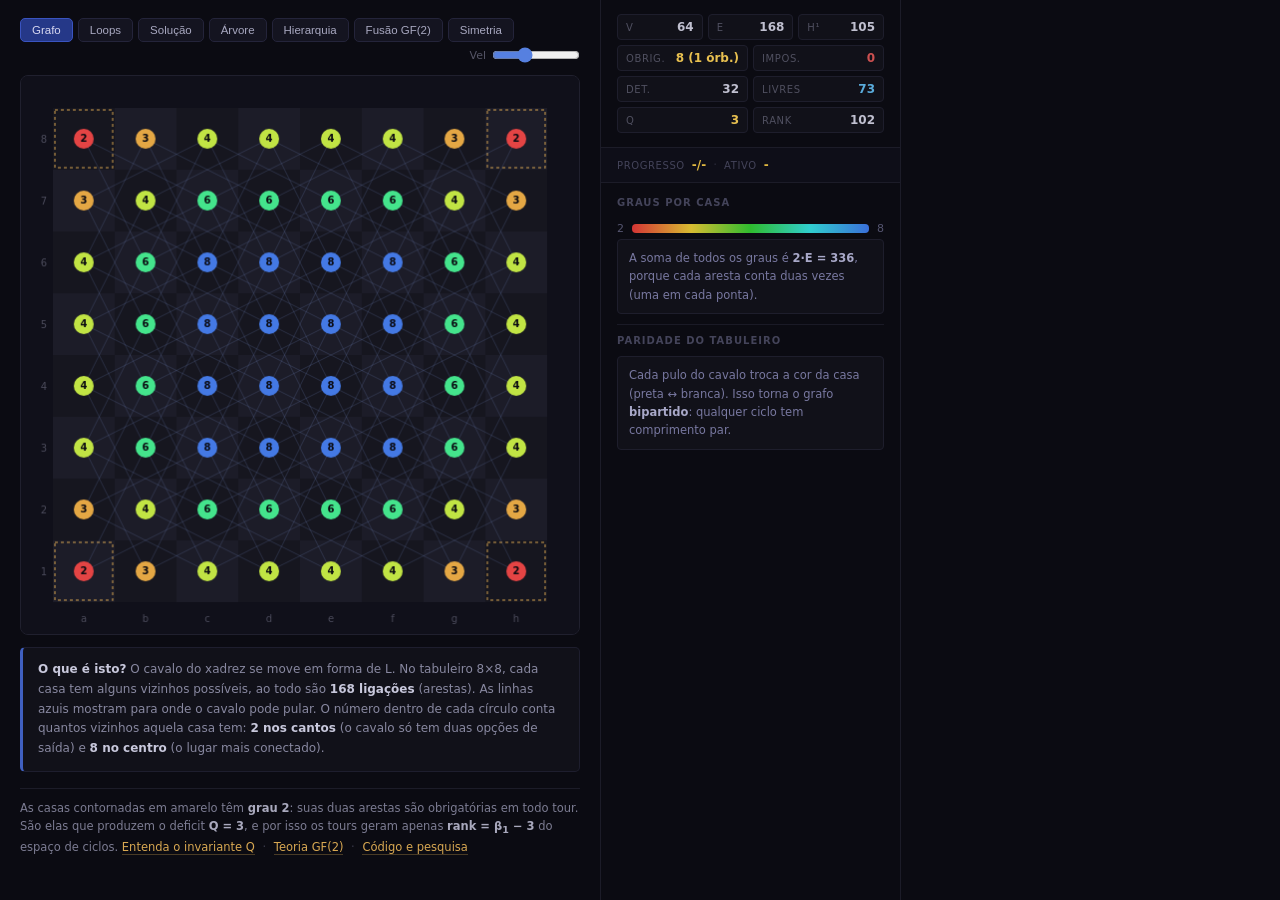
<file: index.html>
<!DOCTYPE html>
<html lang="pt-BR">
<head>
  <meta charset="utf-8">
  <meta name="viewport" content="width=device-width, initial-scale=1">
  <title>Cavalo 8×8 · Explorador</title>
  <link rel="stylesheet" href="./css/styles.css">
</head>
<body>

<!-- Col 1: tabuleiro -->
<div id="board-col">
  <div id="controls">
    <div id="speed-wrap">
      <span>Vel</span>
      <input type="range" id="speed" min="1" max="100" value="35">
    </div>
  </div>
  <canvas id="canvas" width="560" height="560"></canvas>
  <div id="board-note" class="board-note"></div>
  <footer id="ctx-note">
    As casas contornadas em amarelo têm <b>grau 2</b>: suas duas arestas são
    obrigatórias em todo tour. São elas que produzem o deficit
    <b>Q&nbsp;=&nbsp;3</b>, e por isso os tours geram apenas
    <b>rank&nbsp;=&nbsp;&beta;<sub>1</sub>&nbsp;&minus;&nbsp;3</b> do espaço de ciclos.
    <a href="https://github.com/matheus-fsc/KnightMove/wiki/Invariante-Q" target="_blank" rel="noopener">Entenda o invariante Q</a>
    <span class="sep">·</span>
    <a href="https://github.com/matheus-fsc/KnightMove/wiki/Teoria-GF2" target="_blank" rel="noopener">Teoria GF(2)</a>
    <span class="sep">·</span>
    <a href="https://github.com/matheus-fsc/KnightMove" target="_blank" rel="noopener">Código e pesquisa</a>
  </footer>
</div>

<!-- Col 2: painel de informações do modo -->
<div id="info-col">
  <section id="global-stats">
    <div class="gs-row">
      <div class="gs-item"><span class="gs-label">V</span><span id="s-v" class="gs-val">-</span></div>
      <div class="gs-item"><span class="gs-label">E</span><span id="s-e" class="gs-val">-</span></div>
      <div class="gs-item"><span class="gs-label">H¹</span><span id="s-h" class="gs-val">-</span></div>
    </div>
    <div class="gs-row">
      <div class="gs-item"><span class="gs-label">Obrig.</span><span id="s-mand" class="gs-val gold">-</span></div>
      <div class="gs-item"><span class="gs-label">Impos.</span><span id="s-forb" class="gs-val red">-</span></div>
    </div>
    <div class="gs-row">
      <div class="gs-item"><span class="gs-label">Det.</span><span id="s-det" class="gs-val">&mdash;</span></div>
      <div class="gs-item"><span class="gs-label">Livres</span><span id="s-livres" class="gs-val blue">&mdash;</span></div>
    </div>
    <div class="gs-row">
      <div class="gs-item" title="Deficit: dimensoes do espaco de ciclos que os tours nao alcancam">
        <span class="gs-label">Q</span><span id="s-q" class="gs-val gold">&mdash;</span>
      </div>
      <div class="gs-item" title="Dimensao do espaco gerado pelos tours: beta_1 menos Q">
        <span class="gs-label">rank</span><span id="s-rank" class="gs-val">&mdash;</span>
      </div>
    </div>
  </section>

  <div class="mode-meta">
    <span class="meta-label">Progresso</span>
    <span class="stat-value" id="s-p">-</span>
    <span class="meta-sep">·</span>
    <span class="meta-label">Ativo</span>
    <span class="stat-value" id="s-active">-</span>
  </div>

  <div id="mode-panel"></div>
</div>

<!-- Col 3: árvore de loops (só Simetria) -->
<div id="tree-col">
  <div class="tree-col-header">Árvore de Loops</div>
  <div id="tree-controls">
    <button id="btn-tree-next">Próximo ▶</button>
    <button id="btn-tree-reset">Reset</button>
    <button id="btn-tree-auto">Auto ▶▶</button>
    <div id="counter">
      <b id="c-tested">0</b>/<span id="c-total">0</span>
      &nbsp;·&nbsp;<b id="c-sat">0</b> satisfazem
    </div>
  </div>
  <canvas id="tree-canvas" width="420" height="460"></canvas>
  <div id="tree-note" class="tree-note">
    Clique num loop para destacar suas arestas no tabuleiro.
  </div>
</div>

<div id="hover-tooltip"></div>
<script type="module" src="./js/app.js"></script>

</body>
</html>
</file>
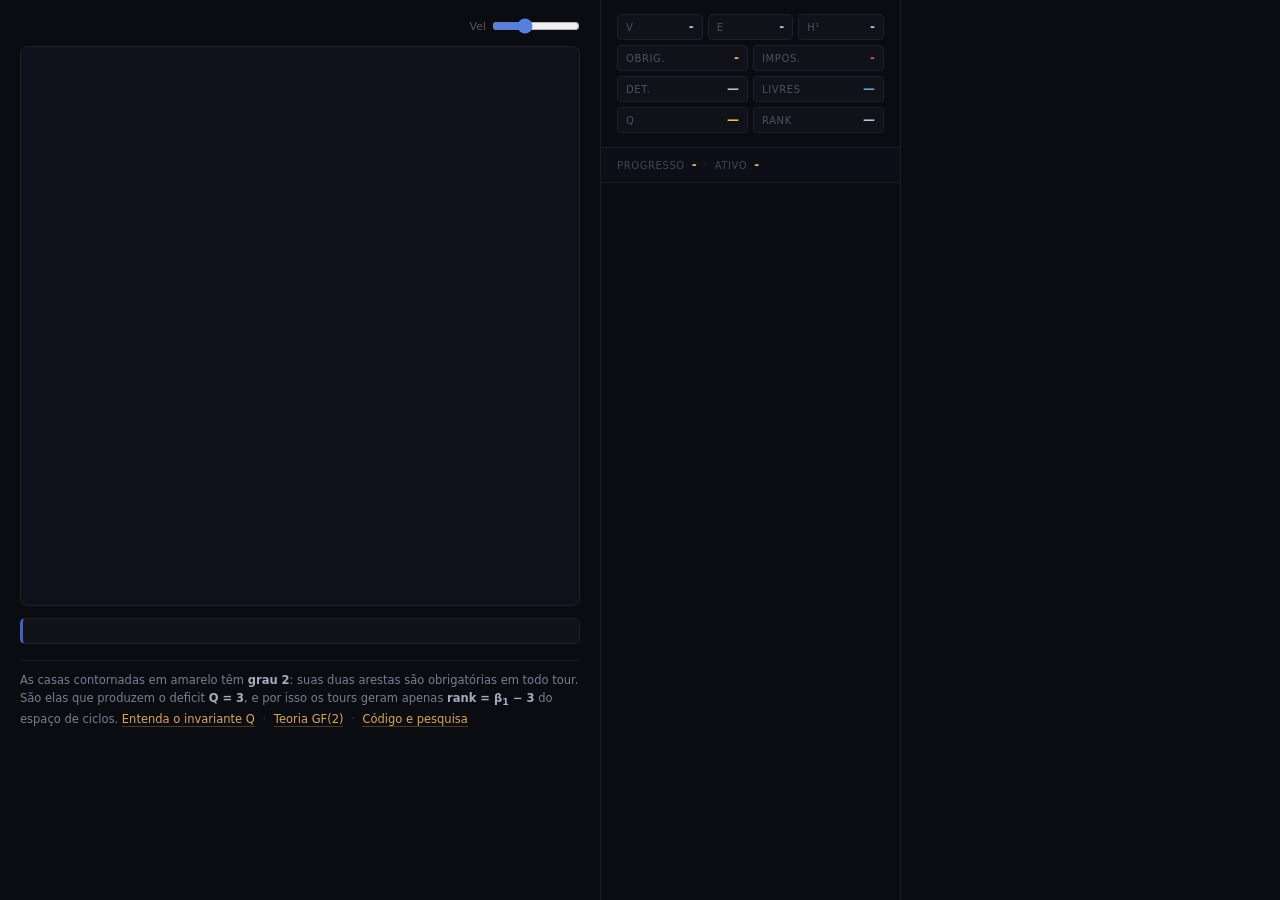
<file: cavalo_viz.html>
<!DOCTYPE html>
<html lang="pt-BR">
<head>
  <meta charset="utf-8">
  <title>Cavalo 8×8 · Explorador</title>
  <link rel="canonical" href="./index.html">
  <meta http-equiv="refresh" content="0; url=./index.html">
</head>
<body>
  <p>O explorador agora abre direto em <a href="./index.html">index.html</a>.</p>
</body>
</html>
</file>
<file: css/styles.css>
* { box-sizing: border-box; margin: 0; padding: 0; }

html {
  background: #0b0b12;
  min-height: 100vh;
}

body {
  background: #0b0b12;
  color: #dcdce4;
  font-family: ui-sans-serif, system-ui, -apple-system, sans-serif;
  display: flex;
  width: fit-content;
  min-height: 100vh;
  align-items: stretch;
}

/* ── Col 1: tabuleiro ──────────────────────────────────────── */

#board-col {
  flex: 0 0 auto;
  display: flex;
  flex-direction: column;
  gap: 12px;
  padding: 18px 20px;
  border-right: 1px solid #1c1c28;
}

#controls {
  display: flex;
  gap: 5px;
  align-items: center;
  flex-wrap: wrap;
  width: 560px;
}

#speed-wrap {
  display: flex;
  align-items: center;
  gap: 6px;
  margin-left: auto;
  font-size: 11px;
  color: #555566;
}

input[type=range] {
  width: 88px;
  accent-color: #5680e0;
}

#canvas {
  display: block;
  background: #10101a;
  border: 1px solid #20202e;
  border-radius: 8px;
  cursor: crosshair;
}

.board-note {
  font-size: 12px;
  color: #8888a0;
  line-height: 1.65;
  width: 560px;
  padding: 12px 15px;
  background: #111119;
  border: 1px solid #1e1e2e;
  border-left: 3px solid #4060c0;
  border-radius: 5px;
}

.board-note b { color: #c8c8dc; }

/* ── Col 2: painel de informações ──────────────────────────── */

#info-col {
  flex: 0 0 300px;
  display: flex;
  flex-direction: column;
  gap: 0;
  border-right: 1px solid #1c1c28;
  overflow-y: auto;
  max-height: 100vh;
}

/* Global stats */

#global-stats {
  padding: 14px 16px;
  border-bottom: 1px solid #1c1c28;
  display: flex;
  flex-direction: column;
  gap: 5px;
}

.gs-row {
  display: flex;
  gap: 5px;
}

.gs-item {
  flex: 1;
  display: flex;
  justify-content: space-between;
  align-items: baseline;
  padding: 5px 8px;
  background: #111119;
  border: 1px solid #1e1e2c;
  border-radius: 4px;
}

.gs-label {
  font-size: 10px;
  color: #505060;
  text-transform: uppercase;
  letter-spacing: 0.6px;
}

.gs-val {
  font-size: 12px;
  font-weight: 700;
  font-variant-numeric: tabular-nums;
  color: #c0c0d0;
}

.gs-val.gold { color: #e8c050; }
.gs-val.red  { color: #cc5050; }
.gs-val.blue { color: #5aacdc; }

/* Mode meta row */

.mode-meta {
  display: flex;
  align-items: center;
  gap: 7px;
  padding: 10px 16px;
  border-bottom: 1px solid #1c1c28;
  font-size: 12px;
  background: #0e0e18;
}

.meta-label {
  color: #44445a;
  font-size: 10px;
  text-transform: uppercase;
  letter-spacing: 0.6px;
}

.meta-sep { color: #2a2a3a; }

.stat-value {
  color: #e0b840;
  font-variant-numeric: tabular-nums;
  font-weight: 600;
  font-size: 12px;
}

.stat-value.green { color: #4abd5a; }
.stat-value.red   { color: #cc5050; }
.stat-value.blue  { color: #5aacdc; }

/* Mode panel */

#mode-panel {
  flex: 1;
  padding: 14px 16px;
  font-size: 12.5px;
  display: flex;
  flex-direction: column;
  gap: 4px;
}

#mode-panel h2 {
  font-size: 10px;
  font-weight: 700;
  text-transform: uppercase;
  letter-spacing: 1px;
  color: #44445a;
  padding: 10px 0 6px;
  border-top: 1px solid #1a1a26;
  margin-top: 6px;
}

#mode-panel h2:first-child {
  border-top: none;
  padding-top: 0;
  margin-top: 0;
}

.stat {
  display: flex;
  justify-content: space-between;
  align-items: baseline;
  padding: 5px 0;
  border-bottom: 1px solid #191924;
  font-size: 12px;
}

.stat-label { color: #666680; font-size: 11.5px; }

.panel-intro {
  font-size: 11.5px;
  color: #7878a0;
  line-height: 1.6;
  background: #111119;
  border: 1px solid #1e1e2c;
  border-radius: 4px;
  padding: 9px 11px;
}

.panel-intro b { color: #a8a8c8; }

.panel-intro code {
  font-family: ui-monospace, monospace;
  font-size: 10.5px;
  background: #1a1a28;
  padding: 1px 5px;
  border-radius: 3px;
  color: #9090c0;
}

.list {
  max-height: 30vh;
  overflow-y: auto;
  border: 1px solid #1e1e2c;
  border-radius: 4px;
  background: #0e0e18;
}

.item {
  padding: 6px 10px;
  border-bottom: 1px solid #1a1a26;
  cursor: pointer;
  font-size: 11.5px;
  transition: background .1s;
}

.item:hover { background: #181826; }
.item.active { background: #1e1e32; border-left: 3px solid #e0b840; }
.item:last-child { border-bottom: none; }

.note {
  font-size: 11px;
  color: #555570;
  line-height: 1.5;
  margin-top: 6px;
}

.legend {
  display: flex;
  align-items: center;
  gap: 8px;
  font-size: 11px;
  color: #555570;
  margin-top: 4px;
}

.grad {
  flex: 1;
  height: 9px;
  border-radius: 4px;
  background: linear-gradient(90deg,
    hsl(0,65%,52%), hsl(50,68%,52%), hsl(120,60%,46%),
    hsl(180,62%,50%), hsl(220,68%,54%));
}

.orbit-chip {
  display: inline-block;
  width: 9px; height: 9px;
  border-radius: 50%;
  margin-right: 5px;
  vertical-align: middle;
}

/* ── Col 3: árvore de loops (só Simetria) ──────────────────── */

#tree-col {
  display: none;
  flex: 0 0 460px;
  flex-direction: column;
  gap: 10px;
  padding: 18px 20px;
  border-right: 1px solid #1c1c28;
  overflow-y: auto;
  max-height: 100vh;
}

#tree-col.visible {
  display: flex;
}

.tree-col-header {
  font-size: 10px;
  font-weight: 700;
  text-transform: uppercase;
  letter-spacing: 1.2px;
  color: #44445a;
  padding-bottom: 10px;
  border-bottom: 1px solid #1c1c28;
}

#tree-canvas {
  display: block;
  background: #10101a;
  border: 1px solid #20202e;
  border-radius: 8px;
  cursor: pointer;
  width: 420px;
}

#tree-controls {
  display: flex;
  gap: 5px;
  align-items: center;
  flex-wrap: wrap;
}

#counter {
  font-size: 11.5px;
  color: #c0c0d8;
  font-variant-numeric: tabular-nums;
  margin-left: auto;
  background: #111119;
  padding: 5px 9px;
  border-radius: 4px;
  border: 1px solid #1e1e2c;
}

#counter b { color: #e0b840; }

.tree-note {
  font-size: 11.5px;
  color: #7878a0;
  line-height: 1.6;
  padding: 10px 13px;
  background: #111119;
  border: 1px solid #1e1e2c;
  border-left: 3px solid #e0b840;
  border-radius: 4px;
}

.tree-note b { color: #c0c0d8; }

/* ── Botões ─────────────────────────────────────────────────── */

button {
  background: #141420;
  color: #a8a8c0;
  border: 1px solid #24243a;
  padding: 5px 11px;
  border-radius: 5px;
  cursor: pointer;
  font-size: 11.5px;
  transition: background .1s, border-color .1s, color .1s;
  white-space: nowrap;
}

button:hover:not(:disabled) {
  background: #1c1c2c;
  border-color: #34344e;
  color: #c8c8e0;
}

button:disabled { opacity: 0.35; cursor: not-allowed; }

button.active {
  background: #253888;
  border-color: #3a54c0;
  color: #d8d8f0;
}

/* ── Hover tooltip ──────────────────────────────────────────── */

#hover-tooltip {
  position: fixed;
  pointer-events: none;
  background: #161622;
  color: #c8c8dc;
  border: 1px solid #282840;
  border-radius: 4px;
  padding: 5px 9px;
  font-size: 11px;
  font-family: ui-monospace, monospace;
  z-index: 100;
  display: none;
}

/* ── Erro ───────────────────────────────────────────────────── */

#error {
  color: #cc6644;
  padding: 24px;
  max-width: 600px;
  line-height: 1.65;
  font-size: 13px;
}

#error code {
  background: #181824;
  padding: 2px 6px;
  border-radius: 3px;
  font-family: ui-monospace, monospace;
  font-size: 12px;
}

/* ── Nota de contexto sob o tabuleiro ───────────────────────── */

#ctx-note {
  max-width: 560px;
  font-size: 11.5px;
  line-height: 1.6;
  color: #7c7c92;
  border-top: 1px solid #1c1c28;
  padding-top: 10px;
  margin-top: 4px;
}

#ctx-note b { color: #a9a9bd; font-weight: 600; }

#ctx-note a {
  color: #d8a852;
  text-decoration: none;
  border-bottom: 1px solid rgba(216, 168, 82, 0.3);
}

#ctx-note a:hover {
  color: #f0bf67;
  border-bottom-color: rgba(240, 191, 103, 0.6);
}

#ctx-note .sep { color: #3a3a4a; margin: 0 4px; }

/* ══════════════════════════════════════════════════════════════
   Responsividade

   O layout base é de três colunas lado a lado, pensado para telas
   largas. Abaixo, ele degrada em etapas: primeiro a árvore de loops
   quebra para a linha de baixo, depois o painel de informações, e por
   fim tudo vira uma coluna só.
   ══════════════════════════════════════════════════════════════ */

body {
  width: auto;
  max-width: 100%;
  flex-wrap: wrap;
}

#board-col,
#info-col,
#tree-col {
  min-width: 0;
}

/* Larguras fixas de 560px/420px herdadas do layout desktop: viram teto,
   nao piso, para nao estourar a viewport em telas estreitas. */
#controls,
.board-note {
  width: 100%;
  max-width: 560px;
}

#tree-controls {
  max-width: 420px;
  flex-wrap: wrap;
}

#board-col {
  max-width: 100%;
  flex: 0 0 auto;
}

/* O canvas é desenhado em coordenadas fixas e escalado por CSS.
   O mapeamento de mouse já normaliza por rect.width, então o hover
   continua correto em qualquer tamanho. */
#canvas {
  width: 100%;
  max-width: 560px;
  height: auto;
  aspect-ratio: 1 / 1;
}

#tree-canvas {
  width: 100%;
  max-width: 420px;
  height: auto;
  aspect-ratio: 420 / 460;
}

#ctx-note {
  max-width: 560px;
  width: 100%;
}

/* ── Até 1360px: a árvore de loops desce para a linha seguinte ── */

@media (max-width: 1360px) {
  #tree-col {
    flex: 1 1 100%;
    max-height: none;
    border-right: 0;
    border-top: 1px solid #1c1c28;
  }
}

/* ── Até 1000px: o painel de informações desce também ─────────── */

@media (max-width: 1000px) {
  body {
    flex-direction: column;
    width: 100%;
  }

  #board-col {
    /* empilhado, a coluna ocupa a largura toda e nao estica na vertical
       (esticar abria um vao entre a nota e o painel de estatisticas) */
    flex: 0 0 auto;
    width: 100%;
    border-right: 0;
    border-bottom: 1px solid #1c1c28;
  }

  #info-col {
    flex: 1 1 auto;
    max-height: none;
    overflow-y: visible;
    border-right: 0;
    border-bottom: 1px solid #1c1c28;
  }

  #tree-col {
    border-top: 0;
  }

  /* Empilhado, a nota de contexto não precisa ser empurrada ao fim */
  #ctx-note {
    margin-top: 12px;
  }
}

/* ── Até 620px: aperta o respiro e solta o tabuleiro ──────────── */

@media (max-width: 620px) {
  #board-col,
  #tree-col {
    padding: 12px;
  }

  #global-stats {
    padding: 12px;
  }

  #canvas {
    max-width: none;
  }

  #ctx-note {
    max-width: none;
    font-size: 11px;
  }
}

/* ── Ponteiro grosso (toque): sem tooltip de hover ────────────── */

@media (hover: none) {
  #hover-tooltip { display: none !important; }
}
</file>
